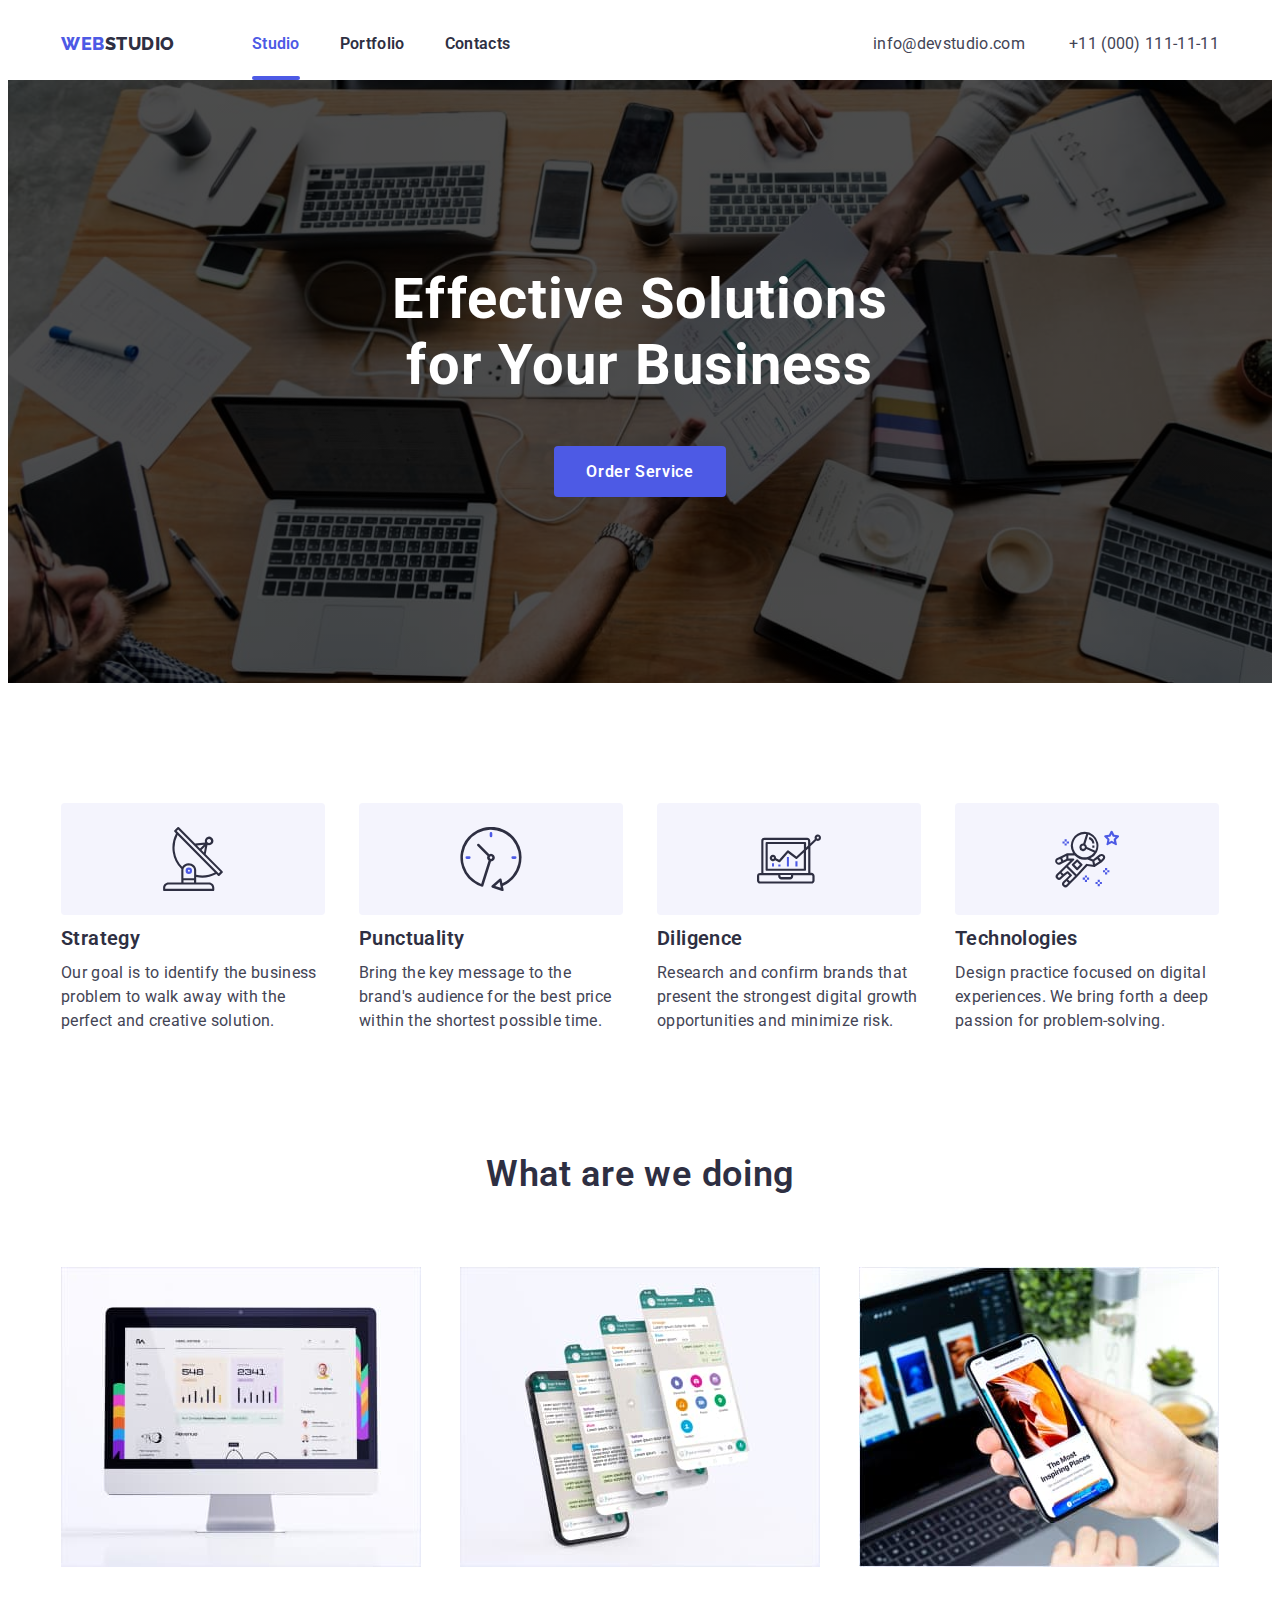
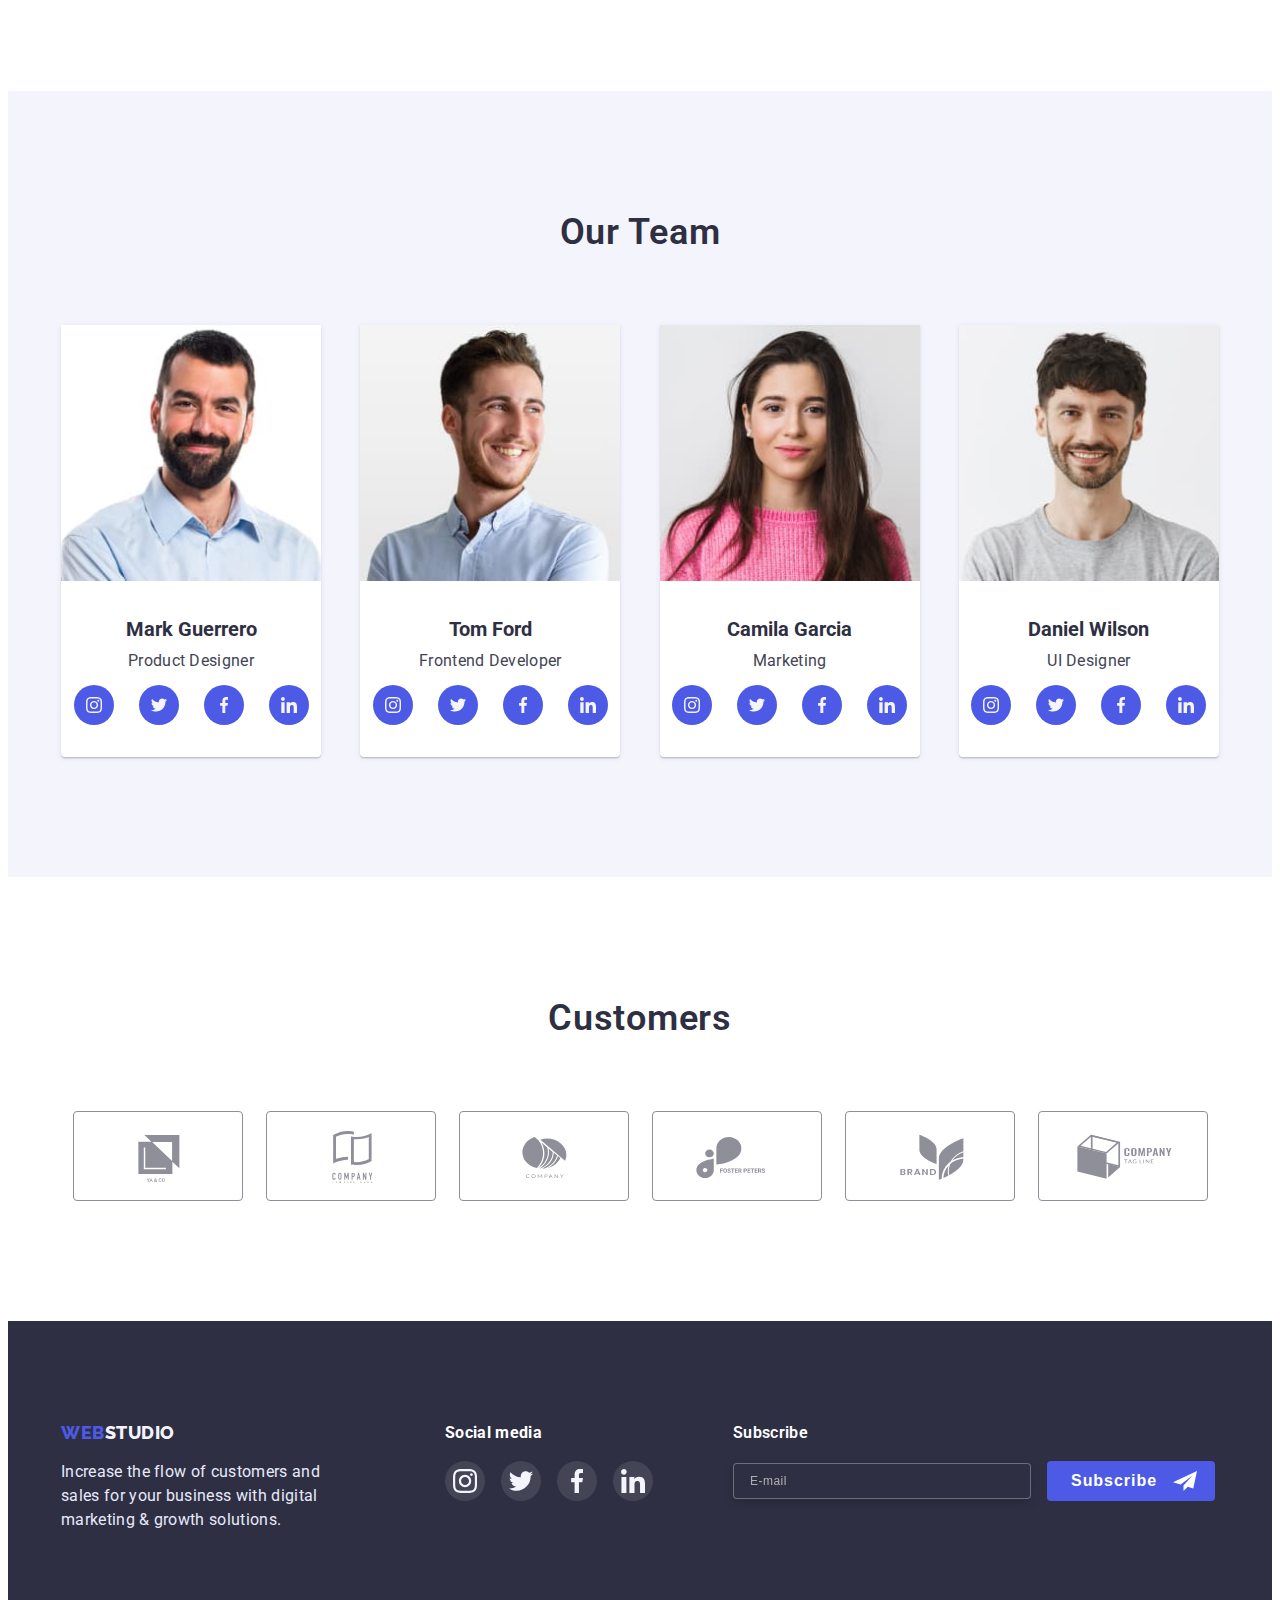
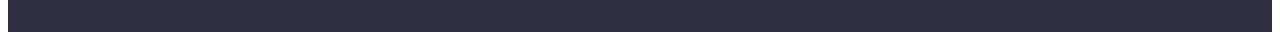
<file: index.html>
<!DOCTYPE html>
<html lang="en">
  <head>
    <meta charset="UTF-8" />
    <meta http-equiv="X-UA-Compatible" content="IE=edge" />
    <meta name="viewport" content="width=device-width, initial-scale=1.0" />
    <link
      href="https://fonts.googleapis.com/css2?family=Raleway:wght@800&family=Roboto:wght@400;500;700;900&display=swap"
      rel="stylesheet"
    />
    <link
      rel="stylesheet"
      href="https://cdnjs.cloudflare.com/ajax/libs/modern-normalize/1.1.0/modern-normalize.min.css"
      integrity="sha512-wpPYUAdjBVSE4KJnH1VR1HeZfpl1ub8YT/NKx4PuQ5NmX2tKuGu6U/JRp5y+Y8XG2tV+wKQpNHVUX03MfMFn9Q=="
      crossorigin="anonymous"
      referrerpolicy="no-referrer"
    />
    <link rel="stylesheet" href="./css/styles.css" />
    <title>Web Studio</title>
  </head>
  <body>
    <header>
      <div class="container navigaton-position">
        <nav class="nav">
          <a class="logo" href="/"
            ><span class="logo-web">WEB</span
            ><span class="logo-studio">STUDIO</span></a
          >
          <ul class="ul-none-decoration navigation">
            <li class="list list-now">
              <a class="nav-text nav-text-now" href="#">Studio</a>
            </li>
            <li class="list">
              <a class="nav-text" href="portfolio.html">Portfolio</a>
            </li>
            <li class="list"><a class="nav-text" href="#">Contacts</a></li>
          </ul>
        </nav>
        <div class="contacts-position">
          <a class="contacts" href="mailto:info@devstudio.com"
            >info@devstudio.com</a
          >
          <a class="contacts" href="tel:+11(000)1111111">+11 (000) 111-11-11</a>
        </div>
      </div>
    </header>
    <main>
      <div class="first-background background">
        <h1 class="heading">Effective Solutions for Your Business</h1>
        <button class="button" type="button" data-modal-open>
          Order Service
        </button>
      </div>
      <div class="backdrop is-hidden" data-modal>
        <div class="modal modal-animation">
          <button class="modal-exit-button" data-modal-close>&#9587;</button>
          <form class="modal-from">
            <h2 class="modal-heading">
              Leave your contacts and we will call you back
            </h2>
            <div class="form-box">
              <label class="form-info" for="name">Name</label>
              <input type="text" name="name" id="name" class="form-input" />
              <svg class="input-icon" width="18" height="24">
                <use href="./images/icons.svg#icon-input-name"></use>
              </svg>
            </div>
            <div class="form-box">
              <label class="form-info" for="tel">Phone</label>
              <input type="tel" name="tel" id="tel" class="form-input" />
              <svg class="input-icon" width="18" height="24">
                <use href="./images/icons.svg#icon-input-phone"></use>
              </svg>
            </div>
            <div class="form-box">
              <label class="form-info" for="email">Email</label>
              <input type="email" name="email" id="email" class="form-input" />
              <svg class="input-icon" width="18" height="24">
                <use href="./images/icons.svg#icon-input-mail"></use>
              </svg>
            </div>
            <div class="form-box">
              <label class="form-info" for="comment">Comment</label>
              <textarea
                class="input-textarea"
                name="comment"
                id="comment"
                rows="10"
                placeholder="Text input"
              ></textarea>
            </div>
            <div class="form-checkbox">
              <label class="checkbox-label" for="checkbox">
                <input class="checkbox" type="checkbox" name="checkbox" id="checkbox" />
                <span class="custom-checkbox"></span>
              </label>
              <p class="form-info">
                I accept the terms and conditions of the
                <a href="https://www.edu.goit.global/" target="_blank"
                  >Privacy Policy</a
                >
              </p>
            </div>
            <button class="form-button" type="submit">Send</button>
          </form>
        </div>
      </div>
      <section class="section-position section">
        <div class="container">
          <ul class="ul-none-decoration ul-benefits">
            <li class="list-benefits antenna">
              <h3 class="heading-tree">Strategy</h3>
              <p class="paragraph">
                Our goal is to identify the business problem to walk away with
                the perfect and creative solution.
              </p>
            </li>
            <li class="list-benefits clock">
              <h3 class="heading-tree">Punctuality</h3>
              <p class="paragraph">
                Bring the key message to the brand's audience for the best price
                within the shortest possible time.
              </p>
            </li>
            <li class="list-benefits diagram">
              <h3 class="heading-tree">Diligence</h3>
              <p class="paragraph">
                Research and confirm brands that present the strongest digital
                growth opportunities and minimize risk.
              </p>
            </li>
            <li class="list-benefits astronaut">
              <h3 class="heading-tree">Technologies</h3>
              <p class="paragraph">
                Design practice focused on digital experiences. We bring forth a
                deep passion for problem-solving.
              </p>
            </li>
          </ul>
        </div>
      </section>
      <section class="section-position section-padding">
        <div class="container">
          <h2 class="heading-two center">What are we doing</h2>
          <ul class="ul-none-decoration row">
            <li class="space">
              <img src="./images/screen.jpg" alt="screen" width="360" />
            </li>
            <li class="space">
              <img
                src="./images/four-smartphones.jpg"
                alt="four smartphones"
                width="360"
              />
            </li>
            <li class="space">
              <img
                src="./images/notebook-and-smartphone.jpg"
                alt="notebook and smartphone"
                width="360"
              />
            </li>
          </ul>
        </div>
      </section>
      <section class="second-background section-position">
        <div class="container section-team-padding">
          <h2 class="heading-two center">Our Team</h2>
          <ul class="ul-none-decoration row">
            <li class="team-cards">
              <img src="./images/first-man.jpg" alt="man" width="260" />
              <div class="text-padding">
                <h3>Mark Guerrero</h3>
                <p class="paragraph">Product Designer</p>
                <div>
                  <ul class="icon-contacts">
                    <li>
                      <a
                        class="icon"
                        href="https://www.instagram.com/"
                        target="_blank"
                        rel="noreferrer noopener nofollow"
                      >
                        <svg width="16" height="16">
                          <use
                            class="icon-svg"
                            href="./images/symbol-defs.svg#icon-instagram"
                          ></use>
                        </svg>
                      </a>
                    </li>
                    <li>
                      <a
                        class="icon"
                        href="https://twitter.com/"
                        target="_blank"
                        rel="noreferrer noopener nofollow"
                      >
                        <svg width="16" height="16">
                          <use
                            class="icon-svg"
                            href="./images/symbol-defs.svg#icon-twitter"
                          ></use>
                        </svg>
                      </a>
                    </li>
                    <li>
                      <a
                        class="icon"
                        href="https://www.facebook.com/"
                        target="_blank"
                        rel="noreferrer noopener nofollow"
                      >
                        <svg width="16" height="16">
                          <use
                            class="icon-svg"
                            href="./images/symbol-defs.svg#icon-facebook"
                          ></use>
                        </svg>
                      </a>
                    </li>
                    <li>
                      <a
                        class="icon"
                        href="https://www.linkedin.com/"
                        target="_blank"
                        rel="noreferrer noopener nofollow"
                      >
                        <svg width="16" height="16">
                          <use
                            class="icon-svg"
                            href="./images/symbol-defs.svg#icon-linkedin"
                          ></use>
                        </svg>
                      </a>
                    </li>
                  </ul>
                </div>
              </div>
            </li>
            <li class="team-cards">
              <img src="./images/second-man.jpg" alt="man" width="260" />
              <div class="text-padding">
                <h3>Tom Ford</h3>
                <p class="paragraph">Frontend Developer</p>
                <div>
                  <ul class="icon-contacts">
                    <li>
                      <a
                        class="icon"
                        href="https://www.instagram.com/"
                        target="_blank"
                        rel="noreferrer noopener nofollow"
                      >
                        <svg width="16" height="16">
                          <use
                            class="icon-svg"
                            href="./images/symbol-defs.svg#icon-instagram"
                          ></use>
                        </svg>
                      </a>
                    </li>
                    <li>
                      <a
                        class="icon"
                        href="https://twitter.com/"
                        target="_blank"
                        rel="noreferrer noopener nofollow"
                      >
                        <svg width="16" height="16">
                          <use
                            class="icon-svg"
                            href="./images/symbol-defs.svg#icon-twitter"
                          ></use>
                        </svg>
                      </a>
                    </li>
                    <li>
                      <a
                        class="icon"
                        href="https://www.facebook.com/"
                        target="_blank"
                        rel="noreferrer noopener nofollow"
                      >
                        <svg width="16" height="16">
                          <use
                            class="icon-svg"
                            href="./images/symbol-defs.svg#icon-facebook"
                          ></use>
                        </svg>
                      </a>
                    </li>
                    <li>
                      <a
                        class="icon"
                        href="https://www.linkedin.com/"
                        target="_blank"
                        rel="noreferrer noopener nofollow"
                      >
                        <svg width="16" height="16">
                          <use
                            class="icon-svg"
                            href="./images/symbol-defs.svg#icon-linkedin"
                          ></use>
                        </svg>
                      </a>
                    </li>
                  </ul>
                </div>
              </div>
            </li>
            <li class="team-cards">
              <img src="./images/girl.jpg" alt="girl" width="260" />
              <div class="text-padding">
                <h3>Camila Garcia</h3>
                <p class="paragraph">Marketing</p>
                <div>
                  <ul class="icon-contacts">
                    <li>
                      <a
                        class="icon"
                        href="https://www.instagram.com/"
                        target="_blank"
                        rel="noreferrer noopener nofollow"
                      >
                        <svg width="16" height="16">
                          <use
                            class="icon-svg"
                            href="./images/symbol-defs.svg#icon-instagram"
                          ></use>
                        </svg>
                      </a>
                    </li>
                    <li>
                      <a
                        class="icon"
                        href="https://twitter.com/"
                        target="_blank"
                        rel="noreferrer noopener nofollow"
                      >
                        <svg width="16" height="16">
                          <use
                            class="icon-svg"
                            href="./images/symbol-defs.svg#icon-twitter"
                          ></use>
                        </svg>
                      </a>
                    </li>
                    <li>
                      <a
                        class="icon"
                        href="https://www.facebook.com/"
                        target="_blank"
                        rel="noreferrer noopener nofollow"
                      >
                        <svg width="16" height="16">
                          <use
                            class="icon-svg"
                            href="./images/symbol-defs.svg#icon-facebook"
                          ></use>
                        </svg>
                      </a>
                    </li>
                    <li>
                      <a
                        class="icon"
                        href="https://www.linkedin.com/"
                        target="_blank"
                        rel="noreferrer noopener nofollow"
                      >
                        <svg width="16" height="16">
                          <use
                            class="icon-svg"
                            href="./images/symbol-defs.svg#icon-linkedin"
                          ></use>
                        </svg>
                      </a>
                    </li>
                  </ul>
                </div>
              </div>
            </li>
            <li class="team-cards">
              <img src="./images/third-man.jpg" alt="man" width="260" />
              <div class="text-padding">
                <h3>Daniel Wilson</h3>
                <p class="paragraph">UI Designer</p>
                <div>
                  <ul class="icon-contacts">
                    <li>
                      <a
                        class="icon"
                        href="https://www.instagram.com/"
                        target="_blank"
                        rel="noreferrer noopener nofollow"
                      >
                        <svg width="16" height="16">
                          <use
                            class="icon-svg"
                            href="./images/symbol-defs.svg#icon-instagram"
                          ></use>
                        </svg>
                      </a>
                    </li>
                    <li>
                      <a
                        class="icon"
                        href="https://twitter.com/"
                        target="_blank"
                        rel="noreferrer noopener nofollow"
                      >
                        <svg width="16" height="16">
                          <use
                            class="icon-svg"
                            href="./images/symbol-defs.svg#icon-twitter"
                          ></use>
                        </svg>
                      </a>
                    </li>
                    <li>
                      <a
                        class="icon"
                        href="https://www.facebook.com/"
                        target="_blank"
                        rel="noreferrer noopener nofollow"
                      >
                        <svg width="16" height="16">
                          <use
                            class="icon-svg"
                            href="./images/symbol-defs.svg#icon-facebook"
                          ></use>
                        </svg>
                      </a>
                    </li>
                    <li>
                      <a
                        class="icon"
                        href="https://www.linkedin.com/"
                        target="_blank"
                        rel="noreferrer noopener nofollow"
                      >
                        <svg width="16" height="16">
                          <use
                            class="icon-svg"
                            href="./images/symbol-defs.svg#icon-linkedin"
                          ></use>
                        </svg>
                      </a>
                    </li>
                  </ul>
                </div>
              </div>
            </li>
          </ul>
        </div>
      </section>
      <section class="section-castomers">
        <div class="container">
          <h2 class="heading-two">Customers</h2>
          <ul class="companys">
            <li>
              <a class="customers-svg" href="/">
                <svg class="color-company" width="104" height="56">
                  <use href="./images/symbol-defs.svg#icon-company1"></use>
                </svg>
              </a>
            </li>
            <li>
              <a class="customers-svg" href="/">
                <svg class="color-company" width="104" height="56">
                  <use href="./images/symbol-defs.svg#icon-company2"></use>
                </svg>
              </a>
            </li>
            <li>
              <a class="customers-svg" href="/">
                <svg class="color-company" width="104" height="56">
                  <use href="./images/symbol-defs.svg#icon-company3"></use>
                </svg>
              </a>
            </li>
            <li>
              <a class="customers-svg" href="/">
                <svg class="color-company" width="104" height="56">
                  <use href="./images/symbol-defs.svg#icon-company4"></use>
                </svg>
              </a>
            </li>
            <li>
              <a class="customers-svg" href="/">
                <svg class="color-company" width="104" height="56">
                  <use href="./images/symbol-defs.svg#icon-company5"></use>
                </svg>
              </a>
            </li>
            <li>
              <a class="customers-svg" href="/">
                <svg class="color-company" width="104" height="56">
                  <use href="./images/symbol-defs.svg#icon-company6"></use>
                </svg>
              </a>
            </li>
          </ul>
        </div>
      </section>
    </main>
    <footer class="footer">
      <div class="container">
        <div class="footer-contain">
          <div>
            <a href="#" class="logo footer-logo"
              ><span class="logo-web">WEB</span
              ><span class="logo-studio white">STUDIO</span></a
            >
            <p class="footer-paragraph">
              Increase the flow of customers and sales for your business with
              digital marketing & growth solutions.
            </p>
          </div>
          <div>
            <h3>Social media</h3>
            <ul class="icon-contacts">
              <li>
                <a
                  class="icon"
                  href="https://www.instagram.com/"
                  target="_blank"
                  rel="noreferrer noopener nofollow"
                >
                  <svg width="24" height="24">
                    <use
                      class="icon-svg"
                      href="./images/symbol-defs.svg#icon-instagram"
                    ></use>
                  </svg>
                </a>
              </li>
              <li>
                <a
                  class="icon"
                  href="https://twitter.com/"
                  target="_blank"
                  rel="noreferrer noopener nofollow"
                >
                  <svg width="24" height="24">
                    <use
                      class="icon-svg"
                      href="./images/symbol-defs.svg#icon-twitter"
                    ></use>
                  </svg>
                </a>
              </li>
              <li>
                <a
                  class="icon"
                  href="https://www.facebook.com/"
                  target="_blank"
                  rel="noreferrer noopener nofollow"
                >
                  <svg width="24" height="24">
                    <use
                      class="icon-svg"
                      href="./images/symbol-defs.svg#icon-facebook"
                    ></use>
                  </svg>
                </a>
              </li>
              <li>
                <a
                  class="icon"
                  href="https://www.linkedin.com/"
                  target="_blank"
                  rel="noreferrer noopener nofollow"
                >
                  <svg width="24" height="24">
                    <use
                      class="icon-svg"
                      href="./images/symbol-defs.svg#icon-linkedin"
                    ></use>
                  </svg>
                </a>
              </li>
            </ul>
          </div>
          <form>
            <div class="form-subscribe">
              <label class="form-subscribe-label" for="email-subscripe"
                >Subscribe</label
              >
              <div class="footer-input-and-button">
                <input
                  class="form-subscribe-input"
                  type="email"
                  name="email-subscripe"
                  id="email-subscripe"
                  placeholder="E-mail"
                />
                <button class="form-subscribe-button" type="submit">
                  Subscribe
                  <svg width="24" height="24">
                    <use href="./images/icons.svg#icon-telegram"></use>
                  </svg>
                </button>
              </div>
            </div>
          </form>
        </div>
      </div>
    </footer>
    <script src="./js/modal.js"></script>
  </body>
</html>
</file>
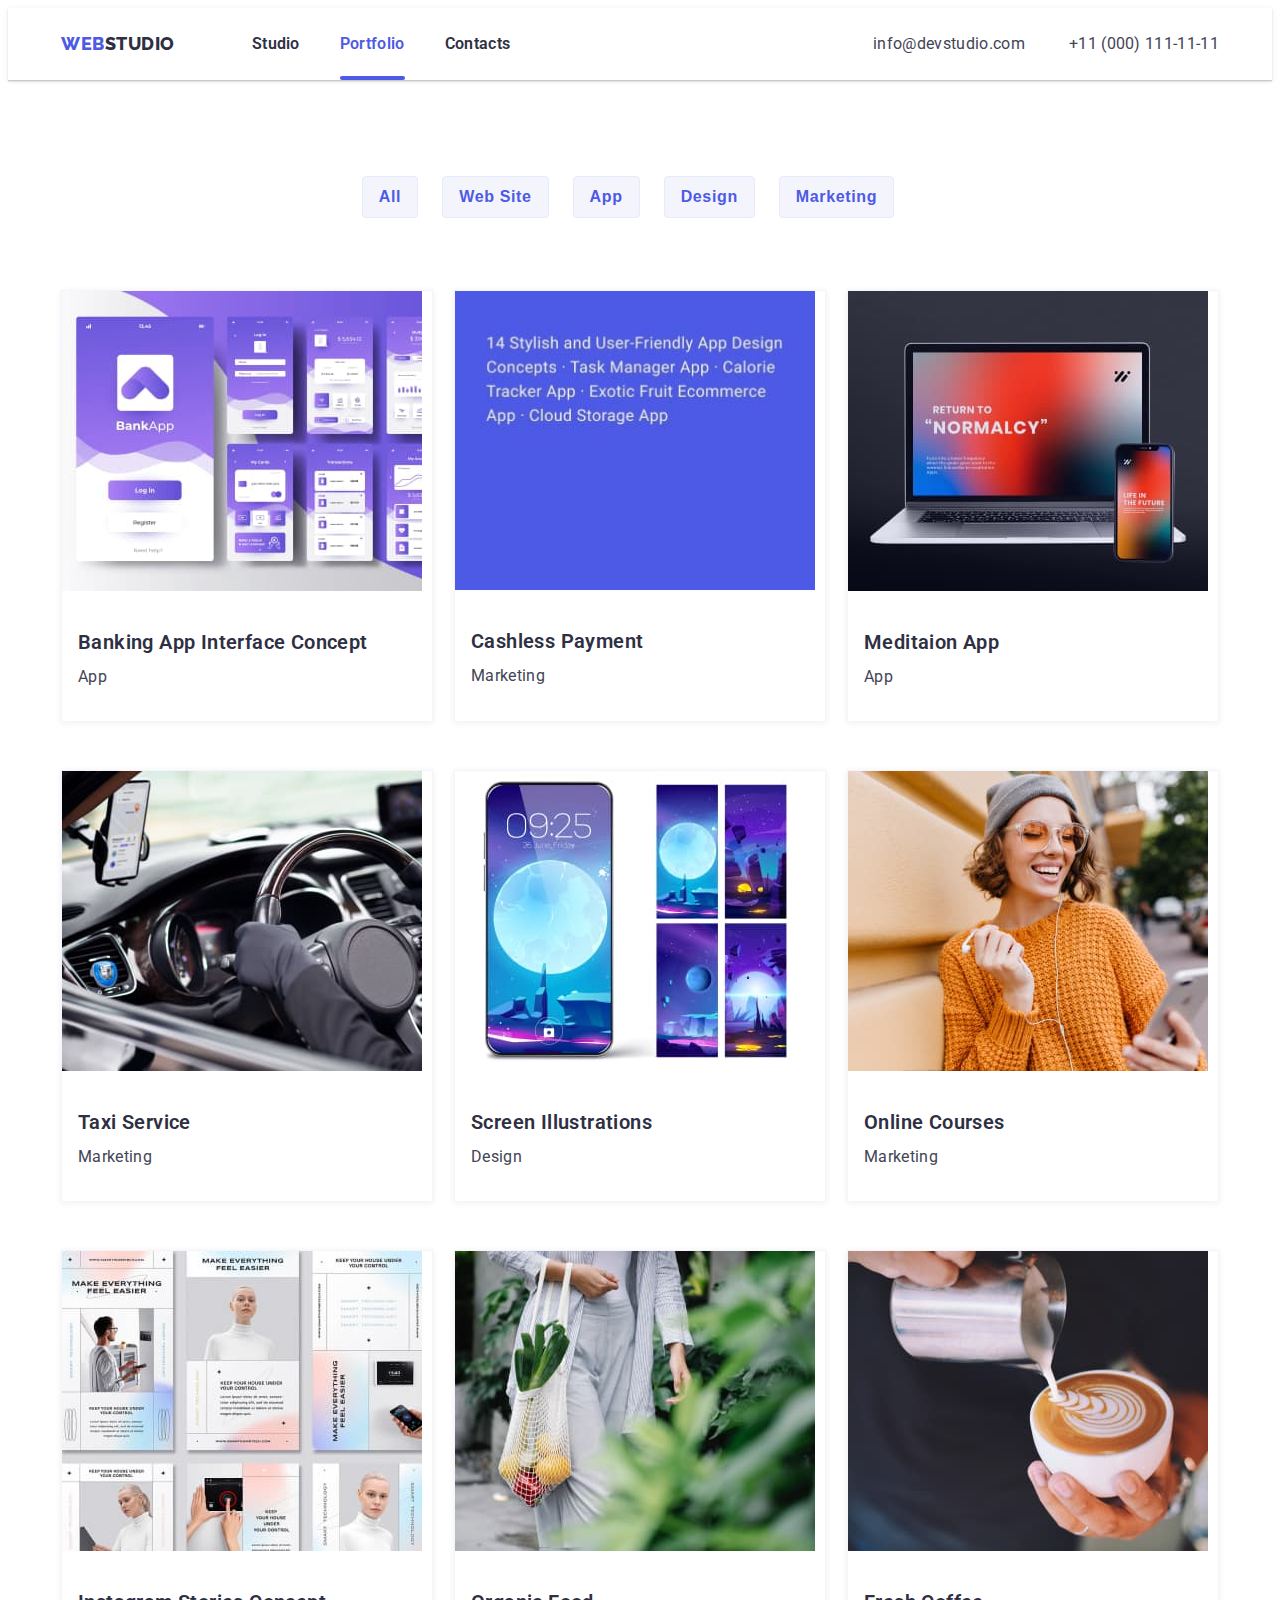
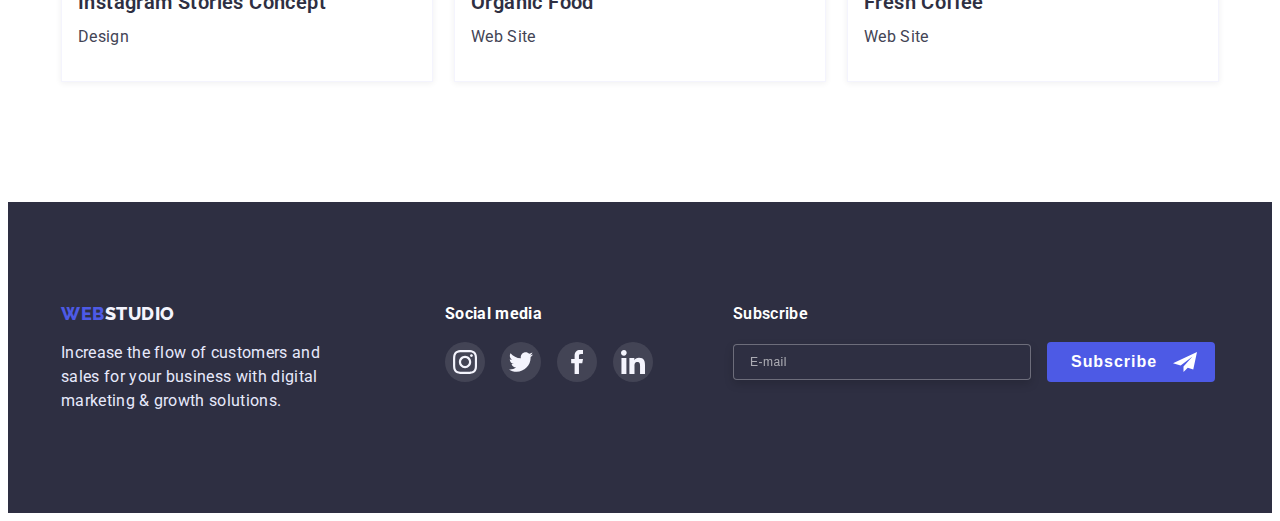
<file: portfolio.html>
<!DOCTYPE html>
<html lang="en">
  <head>
    <meta charset="UTF-8" />
    <meta http-equiv="X-UA-Compatible" content="IE=edge" />
    <meta name="viewport" content="width=device-width, initial-scale=1.0" />
    <link
      href="https://fonts.googleapis.com/css2?family=Raleway:wght@800&family=Roboto:wght@400;500;700;900&display=swap"
      rel="stylesheet"
    />
    <link
      rel="stylesheet"
      href="https://cdnjs.cloudflare.com/ajax/libs/modern-normalize/1.1.0/modern-normalize.min.css"
      integrity="sha512-wpPYUAdjBVSE4KJnH1VR1HeZfpl1ub8YT/NKx4PuQ5NmX2tKuGu6U/JRp5y+Y8XG2tV+wKQpNHVUX03MfMFn9Q=="
      crossorigin="anonymous"
      referrerpolicy="no-referrer"
    />
    <link rel="stylesheet" href="./css/styles.css" />
    <title>Web Studio</title>
  </head>
  <body>
    <header class="header-potfolio">
      <div class="container navigaton-position">
        <nav class="nav">
          <a class="logo" href="./index.html"
            ><span class="logo-web">WEB</span
            ><span class="logo-studio">STUDIO</span></a
          >
          <ul class="ul-none-decoration navigation">
            <li class="list">
              <a class="nav-text" href="./index.html">Studio</a>
            </li>
            <li class="list list-now">
              <a class="nav-text nav-text-now" href="portfolio.html"
                >Portfolio</a
              >
            </li>
            <li class="list"><a class="nav-text" href="#">Contacts</a></li>
          </ul>
        </nav>
        <div class="contacts-position">
          <a class="contacts" href="mailto:info@devstudio.com"
            >info@devstudio.com</a
          >
          <a class="contacts" href="tel:+11(000)1111111">+11 (000) 111-11-11</a>
        </div>
      </div>
    </header>
    <main>
      <section class="section-portfolio">
        <div class="portfolio-position">
          <ul class="ul-none-decoration button-position">
            <li class="list-job">
              <button class="button-portfolio" type="button">All</button>
            </li>
            <li class="list-job">
              <button class="button-portfolio" type="button">Web Site</button>
            </li>
            <li class="list-job">
              <button class="button-portfolio" type="button">App</button>
            </li>
            <li class="list-job">
              <button class="button-portfolio" type="button">Design</button>
            </li>
            <li class="list-job">
              <button class="button-portfolio" type="button">Marketing</button>
            </li>
          </ul>
        </div>
        <div class="container margin">
          <ul class="ul-none-decoration row-works">
            <li class="list-cards-job">
              <div class="list-cards-job-about">
                <img src="./images/bank-app.jpg" alt="a bank app" width="360" />
                <div class="image-about">
                  14 Stylish and User-Friendly App Design Concepts · Task
                  Manager App · Calorie Tracker App · Exotic Fruit Ecommerce App
                  · Cloud Storage App
                </div>
              </div>
              <div class="text-padding">
                <h3 class="heading-tree">Banking App Interface Concept</h3>
                <p class="paragraph">App</p>
              </div>
            </li>
            <li class="list-cards-job">
              <div class="list-cards-job-about">
                <img
                  src="./images/some-text.jpg"
                  alt="a some text"
                  width="360"
                />
                <div class="image-about">
                  14 Stylish and User-Friendly App Design Concepts · Task
                  Manager App · Calorie Tracker App · Exotic Fruit Ecommerce App
                  · Cloud Storage App
                </div>
              </div>
              <div class="text-padding">
                <h3 class="heading-tree">Cashless Payment</h3>
                <p class="paragraph">Marketing</p>
              </div>
            </li>
            <li class="list-cards-job">
              <div class="list-cards-job-about">
                <img
                  src="./images/notebook-and-smartphone-2.jpg"
                  alt="notebook and smartphone"
                  width="360"
                />
                <div class="image-about">
                  14 Stylish and User-Friendly App Design Concepts · Task
                  Manager App · Calorie Tracker App · Exotic Fruit Ecommerce App
                  · Cloud Storage App
                </div>
              </div>
              <div class="text-padding">
                <h3 class="heading-tree">Meditaion App</h3>
                <p class="paragraph">App</p>
              </div>
            </li>
            <li class="list-cards-job">
              <div class="list-cards-job-about">
                <img src="./images/car.jpg" alt="a car" width="360" />
                <div class="image-about">
                  14 Stylish and User-Friendly App Design Concepts · Task
                  Manager App · Calorie Tracker App · Exotic Fruit Ecommerce App
                  · Cloud Storage App
                </div>
              </div>
              <div class="text-padding">
                <h3 class="heading-tree">Taxi Service</h3>
                <p class="paragraph">Marketing</p>
              </div>
            </li>
            <li class="list-cards-job">
              <div class="list-cards-job-about">
                <img
                  src="./images/smartphone-with-screens.jpg"
                  alt="smartphone with 4 screens"
                  width="360"
                />
                <div class="image-about">
                  14 Stylish and User-Friendly App Design Concepts · Task
                  Manager App · Calorie Tracker App · Exotic Fruit Ecommerce App
                  · Cloud Storage App
                </div>
              </div>
              <div class="text-padding">
                <h3 class="heading-tree">Screen Illustrations</h3>
                <p class="paragraph">Design</p>
              </div>
            </li>
            <li class="list-cards-job">
              <div class="list-cards-job-about">
                <img
                  src="./images/girl-with-headphone.jpg"
                  alt="girl with headphone"
                  width="360"
                />
                <div class="image-about">
                  14 Stylish and User-Friendly App Design Concepts · Task
                  Manager App · Calorie Tracker App · Exotic Fruit Ecommerce App
                  · Cloud Storage App
                </div>
              </div>
              <div class="text-padding">
                <h3 class="heading-tree">Online Courses</h3>
                <p class="paragraph">Marketing</p>
              </div>
            </li>
            <li class="list-cards-job">
              <div class="list-cards-job-about">
                <img
                  src="./images/some-design.jpg"
                  alt="a some designs"
                  width="360"
                />
                <div class="image-about">
                  14 Stylish and User-Friendly App Design Concepts · Task
                  Manager App · Calorie Tracker App · Exotic Fruit Ecommerce App
                  · Cloud Storage App
                </div>
              </div>
              <div class="text-padding">
                <h3 class="heading-tree">Instagram Stories Concept</h3>
                <p class="paragraph">Design</p>
              </div>
            </li>
            <li class="list-cards-job">
              <div class="list-cards-job-about">
                <img src="./images/oranges.jpg" alt="oranges" width="360" />
                <div class="image-about">
                  14 Stylish and User-Friendly App Design Concepts · Task
                  Manager App · Calorie Tracker App · Exotic Fruit Ecommerce App
                  · Cloud Storage App
                </div>
              </div>
              <div class="text-padding">
                <h3 class="heading-tree">Organic Food</h3>
                <p class="paragraph">Web Site</p>
              </div>
            </li>
            <li class="list-cards-job">
              <div class="list-cards-job-about">
                <img
                  src="./images/cup-of-coffee.jpg"
                  alt="a cup of coffe"
                  width="360"
                />
                <div class="image-about">
                  14 Stylish and User-Friendly App Design Concepts · Task
                  Manager App · Calorie Tracker App · Exotic Fruit Ecommerce App
                  · Cloud Storage App
                </div>
              </div>
              <div class="text-padding">
                <h3 class="heading-tree">Fresh Coffee</h3>
                <p class="paragraph">Web Site</p>
              </div>
            </li>
          </ul>
        </div>
      </section>
    </main>
    <footer class="footer">
      <div class="container">
        <div class="footer-contain">
          <div>
            <a href="#" class="logo footer-logo"
              ><span class="logo-web">WEB</span
              ><span class="logo-studio white">STUDIO</span></a
            >
            <p class="footer-paragraph">
              Increase the flow of customers and sales for your business with
              digital marketing & growth solutions.
            </p>
          </div>
          <div>
            <h3>Social media</h3>
            <ul class="icon-contacts">
              <li>
                <a
                  class="icon"
                  href="https://www.instagram.com/"
                  target="_blank"
                  rel="noreferrer noopener nofollow"
                >
                  <svg width="24" height="24">
                    <use
                      class="icon-svg"
                      href="./images/symbol-defs.svg#icon-instagram"
                    ></use>
                  </svg>
                </a>
              </li>
              <li>
                <a
                  class="icon"
                  href="https://twitter.com/"
                  target="_blank"
                  rel="noreferrer noopener nofollow"
                >
                  <svg width="24" height="24">
                    <use
                      class="icon-svg"
                      href="./images/symbol-defs.svg#icon-twitter"
                    ></use>
                  </svg>
                </a>
              </li>
              <li>
                <a
                  class="icon"
                  href="https://www.facebook.com/"
                  target="_blank"
                  rel="noreferrer noopener nofollow"
                >
                  <svg width="24" height="24">
                    <use
                      class="icon-svg"
                      href="./images/symbol-defs.svg#icon-facebook"
                    ></use>
                  </svg>
                </a>
              </li>
              <li>
                <a
                  class="icon"
                  href="https://www.linkedin.com/"
                  target="_blank"
                  rel="noreferrer noopener nofollow"
                >
                  <svg width="24" height="24">
                    <use
                      class="icon-svg"
                      href="./images/symbol-defs.svg#icon-linkedin"
                    ></use>
                  </svg>
                </a>
              </li>
            </ul>
          </div>
          <form>
            <div class="form-subscribe">
              <label class="form-subscribe-label" for="email-subscripe"
                >Subscribe</label
              >
              <div class="footer-input-and-button">
                <input
                  class="form-subscribe-input"
                  type="email"
                  name="email-subscripe"
                  id="email-subscripe"
                  placeholder="E-mail"
                />
                <button class="form-subscribe-button" type="submit">
                  Subscribe
                  <svg width="24" height="24">
                    <use href="./images/icons.svg#icon-telegram"></use>
                  </svg>
                </button>
              </div>
            </div>
          </form>
        </div>
      </div>
    </footer>
  </body>
</html>
</file>
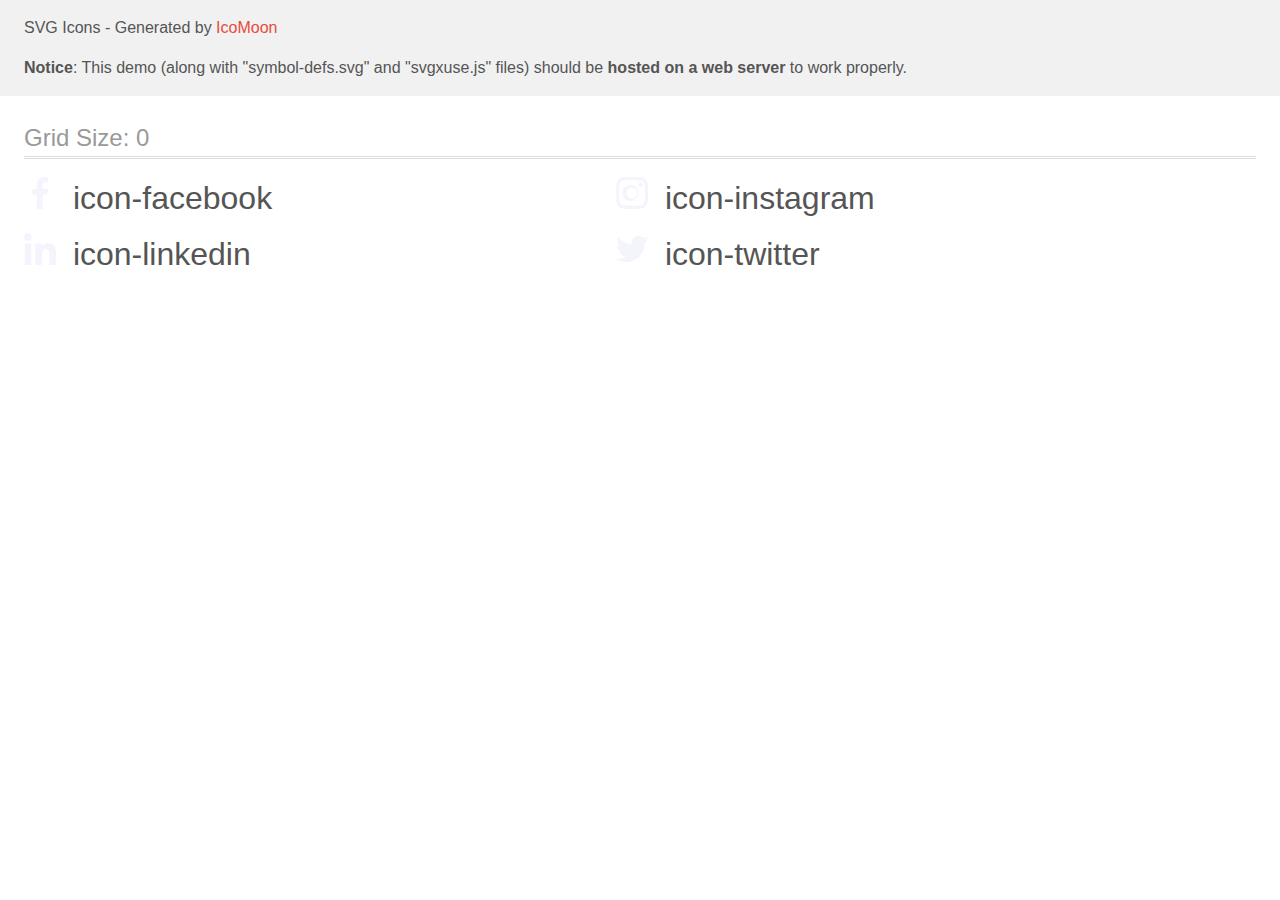
<file: images/icomoon/demo-external-svg.html>
<!doctype html>
<html>
<head>
    <title>IcoMoon - SVG Icons</title>
    <meta charset="utf-8">
    <meta name="viewport" content="width=device-width, initial-scale=1">
    <link rel="stylesheet" href="demo-files/demo.css">
    <link rel="stylesheet" href="style.css">
</head>
<body>
<header class="bgc1 clearfix">
<div class="mhl">
    <p>SVG Icons - Generated by <a href="https://icomoon.io/app">IcoMoon</a></p><p><strong>Notice</strong>: This demo (along with "symbol-defs.svg" and "svgxuse.js" files) should be <b>hosted on a web server</b> to work properly.</p>
</div>
</header>
    <div class="clearfix mhl ptl">
        <h1 class="mvm mtn fgc1">Grid Size: 0</h1>
        <div class="glyph fs1">
            <div class="clearfix pbs">
                <svg class="icon icon-facebook"><use xlink:href="symbol-defs.svg#icon-facebook"></use></svg><span class="name"> icon-facebook</span>
            </div>
        </div>
        <div class="glyph fs1">
            <div class="clearfix pbs">
                <svg class="icon icon-instagram"><use xlink:href="symbol-defs.svg#icon-instagram"></use></svg><span class="name"> icon-instagram</span>
            </div>
        </div>
        <div class="glyph fs1">
            <div class="clearfix pbs">
                <svg class="icon icon-linkedin"><use xlink:href="symbol-defs.svg#icon-linkedin"></use></svg><span class="name"> icon-linkedin</span>
            </div>
        </div>
        <div class="glyph fs1">
            <div class="clearfix pbs">
                <svg class="icon icon-twitter"><use xlink:href="symbol-defs.svg#icon-twitter"></use></svg><span class="name"> icon-twitter</span>
            </div>
        </div>
  </div>
<script defer src="svgxuse.js"></script>
</body>
</html>
</file>
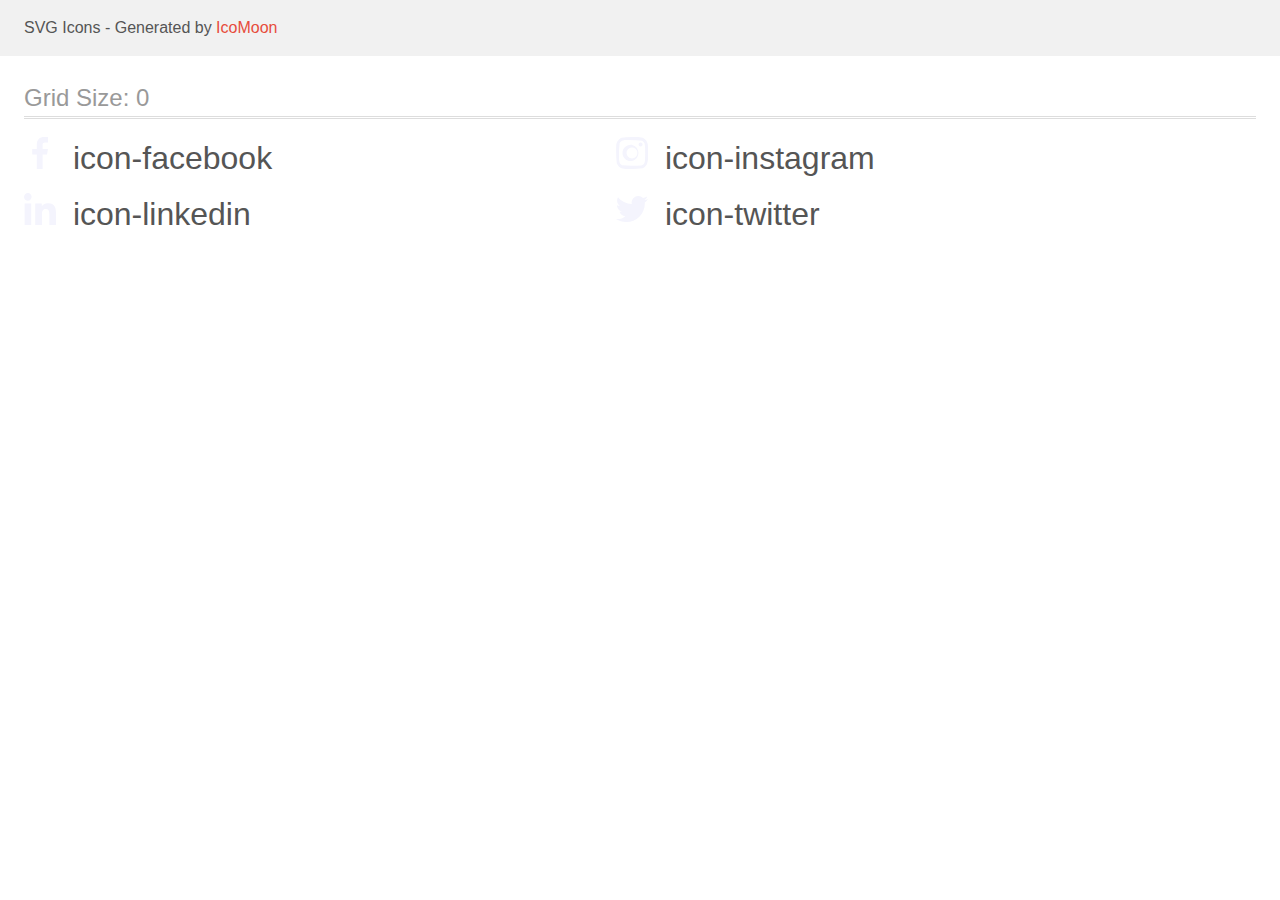
<file: images/icomoon/demo.html>
<!doctype html>
<html>
<head>
    <title>IcoMoon - SVG Icons</title>
    <meta charset="utf-8">
    <meta name="viewport" content="width=device-width, initial-scale=1">
    <link rel="stylesheet" href="demo-files/demo.css">
    <link rel="stylesheet" href="style.css">
</head>
<body>
<svg aria-hidden="true" style="position: absolute; width: 0; height: 0; overflow: hidden;" version="1.1" xmlns="http://www.w3.org/2000/svg" xmlns:xlink="http://www.w3.org/1999/xlink">
<defs>
<symbol id="icon-facebook" viewBox="0 0 32 32">
<path fill="#f4f4fd" style="fill: var(--color1, #f4f4fd)" d="M21.4 5.4h2.6v-5.4h-4c-4.2 0-7.2 2.6-7.2 7.6v4.4h-4.6v5.6h4.6v14.4h5.8v-14.4h4.4l1-5.6h-5.4v-4c0-1.6 0.4-2.6 2.8-2.6z"></path>
</symbol>
<symbol id="icon-instagram" viewBox="0 0 32 32">
<path fill="#f4f4fd" style="fill: var(--color1, #f4f4fd)" d="M32 9.4c0-1.6-0.4-2.8-0.8-4-0.4-1-1-2-2-2.8-0.722-0.749-1.586-1.357-2.549-1.78l-0.051-0.020-4-0.8c-1.008-0.033-2.193-0.052-3.382-0.052-4.8 0-9.528 0.31-14.165 0.91l0.548-0.058c-1 0.4-2 1-2.8 2-0.845 0.764-1.522 1.698-1.98 2.748l-0.020 0.052c-0.2 1-0.6 2-0.6 3.8-0.063 1.391-0.099 3.021-0.099 4.66 0 4.348 0.254 8.637 0.748 12.852l-0.049-0.512 2 3c0.8 0.8 1.8 1.4 2.8 1.8l4 0.8c0.898 0.025 1.955 0.039 3.015 0.039 4.929 0 9.787-0.305 14.555-0.897l-0.57 0.058c2.158-0.873 3.816-2.597 4.583-4.744l0.017-0.056 0.8-3.8c0.118-1.972 0.186-4.278 0.186-6.6s-0.067-4.628-0.2-6.916l0.015 0.316zM29 22.4c0 1.6-0.2 2.4-0.4 3-0.6 1.4-1.8 2.6-3.2 3-2.816 0.25-6.091 0.393-9.4 0.393s-6.584-0.143-9.821-0.422l0.421 0.029c-0.6 0-1.2-0.6-1.8-1.2-0.6-0.4-1-1-1.2-1.8l-0.6-3c-0.041-1.13-0.064-2.458-0.064-3.791 0-4.301 0.241-8.546 0.711-12.721l-0.047 0.512c0.2-0.6 0.6-1.2 1.2-1.6 0.6-0.6 1.2-1 2-1.2 0.4-0.2 1.2-0.6 2.8-0.6 1.128-0.040 2.453-0.063 3.784-0.063 4.304 0 8.551 0.241 12.729 0.71l-0.513-0.047 1.8 1.2 1.2 1.8c0 0.6 0.4 1.4 0.4 3 0.116 1.913 0.182 4.149 0.182 6.4s-0.066 4.487-0.196 6.706l0.014-0.306z"></path>
<path fill="#f4f4fd" style="fill: var(--color1, #f4f4fd)" d="M16 7.8c-0.384-0.064-0.826-0.1-1.277-0.1-4.529 0-8.2 3.671-8.2 8.2s3.671 8.2 8.2 8.2c0.451 0 0.893-0.036 1.324-0.106l-0.047 0.006c3.69-0.852 6.4-4.109 6.4-8s-2.71-7.148-6.345-7.989l-0.055-0.011zM16 21.4c-2.982 0-5.4-2.418-5.4-5.4s2.418-5.4 5.4-5.4v0c2.982 0 5.4 2.418 5.4 5.4s-2.418 5.4-5.4 5.4v0zM26.6 7.4c0 1.105-0.895 2-2 2s-2-0.895-2-2v0c0-1.105 0.895-2 2-2s2 0.895 2 2v0z"></path>
</symbol>
<symbol id="icon-linkedin" viewBox="0 0 32 32">
<path fill="#f4f4fd" style="fill: var(--color1, #f4f4fd)" d="M32 32v-11.8c0-5.6-1.2-10-8-10-3.2 0-5.4 1.6-6.2 3.4v-3h-6.6v21.4h6.8v-10.6c0-2.8 0.4-5.4 4-5.4 3.4 0 3.4 3.2 3.4 5.6v10.4h6.6zM0.6 10.6h6.6v21.4h-6.6v-21.4zM4 0c-2.4 0-4 1.8-4 4 0 2 1.8 3.8 4 3.8 2 0 3.6-2 3.6-4s-1.6-3.8-3.6-3.8z"></path>
</symbol>
<symbol id="icon-twitter" viewBox="0 0 32 32">
<path fill="#f4f4fd" style="fill: var(--color1, #f4f4fd)" d="M32 6c-1.2 0.6-2.4 1-3.8 1.2 1.4-0.8 2.4-2 3-3.8-1.4 0.8-2.8 1.4-4.2 1.6-1.203-1.248-2.888-2.023-4.755-2.023-3.645 0-6.6 2.955-6.6 6.6 0 0.504 0.057 0.995 0.164 1.467l-0.008-0.044c-5.563-0.181-10.485-2.777-13.775-6.768l-0.025-0.032c-0.568 0.954-0.903 2.104-0.903 3.333 0 2.265 1.141 4.264 2.88 5.453l0.023 0.015c-1 0-2-0.4-3-0.8 0 3.2 2.4 6 5.4 6.4-0.451 0.11-0.968 0.173-1.5 0.173s-1.049-0.063-1.545-0.182l0.045 0.009c0.774 2.684 3.139 4.642 5.983 4.799l0.017 0.001c-2.188 1.671-4.961 2.678-7.97 2.678-0.504 0-1.001-0.028-1.49-0.083l0.060 0.005c2.881 1.922 6.422 3.066 10.231 3.066 10.273 0 18.6-8.328 18.6-18.6 0-0.375-0.011-0.748-0.033-1.117l0.002 0.051c1.2-0.8 2.4-2 3.2-3.4z"></path>
</symbol>
</defs>
</svg>

<header class="bgc1 clearfix">
<div class="mhl">
    <p>SVG Icons - Generated by <a href="https://icomoon.io/app">IcoMoon</a></p>
</div>
</header>
    <div class="clearfix mhl ptl">
        <h1 class="mvm mtn fgc1">Grid Size: 0</h1>
        <div class="glyph fs1">
            <div class="clearfix pbs">
                <svg class="icon icon-facebook"><use xlink:href="#icon-facebook"></use></svg><span class="name"> icon-facebook</span>
            </div>
        </div>
        <div class="glyph fs1">
            <div class="clearfix pbs">
                <svg class="icon icon-instagram"><use xlink:href="#icon-instagram"></use></svg><span class="name"> icon-instagram</span>
            </div>
        </div>
        <div class="glyph fs1">
            <div class="clearfix pbs">
                <svg class="icon icon-linkedin"><use xlink:href="#icon-linkedin"></use></svg><span class="name"> icon-linkedin</span>
            </div>
        </div>
        <div class="glyph fs1">
            <div class="clearfix pbs">
                <svg class="icon icon-twitter"><use xlink:href="#icon-twitter"></use></svg><span class="name"> icon-twitter</span>
            </div>
        </div>
  </div>
<script defer src="svgxuse.js"></script>
</body>
</html>
</file>
<file: css/styles.css>
body {
  font-family: Roboto;
  color: var(--defoultColor);
}

ul {
  padding: 0;
  margin: 0;
  list-style: none;
}

h1,
h2,
h3,
h4,
h5,
h6,
p {
  margin: 0;
}

:root {
  --defoultTextSpacing: 0.02em;
  --lineHeight: 1.5;
  --fontWeight: 600;
  --whiteColor: #ffff;
  --defoultColor: #2e2f42;
  --irisColor: #4d5ae5;
  --cloudColor: #f4f4fd;
}

*:focus {
  outline-color: var(--irisColor);
}

/* container */

.container {
  width: 1158px;
  padding: 0 15px;
  margin: 0 auto;
}

.section {
  padding: 120px 0;
}

.section-padding {
  padding-bottom: 120px;
}

.section-position {
  display: flex;
  justify-content: center;
}

.center {
  text-align: center;
}

/* navigation */

.navigaton-position {
  display: flex;
  justify-content: space-between;
  align-items: center;
}

.nav {
  display: flex;
  align-items: center;
}

.navigation:nth-child(n) {
  display: flex;
}

.list:nth-child(n) {
  margin-right: 40px;
  position: relative;
}

.list:last-child {
  margin-right: 0;
}

.nav-text {
  display: inline-block;

  font-size: 16px;
  font-weight: var(--fontWeight);
  line-height: var(--lineHeight);
  letter-spacing: var(--defoultTextSpacing);
  text-decoration: none;

  color: var(--defoultColor);

  padding: 24px 0;

  transition: color 250ms cubic-bezier(0.4, 0, 0.2, 1);
}

.nav-text:hover {
  color: var(--irisColor);
}

/* .nav-text:hover::before {
  position: absolute;
  bottom: 0;
  content: "";

  width: 100%;
  height: 4px;
  background-color: var(--irisColor);
  border-radius: 2px;
} */

.nav-text-now {
  color: var(--irisColor);
}

.list-now::before {
  position: absolute;
  bottom: 0;
  content: "";
  width: 100%;
  height: 4px;
  background-color: var(--irisColor);
  border-radius: 2px;
}

.logo {
  display: inline-block;

  font-family: "Raleway";
  font-style: normal;
  font-weight: 800;
  font-size: 18px;
  line-height: 1.3;
  letter-spacing: 0.03em;
  text-decoration: none;
}

.nav > .logo {
  margin-right: 77px;
}

.logo-web {
  color: var(--irisColor);
}

.logo-studio {
  color: var(--defoultColor);
}

.white {
  color: #f4f4fd;
}

.contacts-position {
  margin-left: auto;
}

.contacts {
  margin-right: 40px;
  transition: color 250ms cubic-bezier(0.4, 0, 0.2, 1);
}

.contacts:last-of-type {
  margin-right: 0;
}

.contacts {
  font-size: 16px;
  font-weight: 400;
  line-height: var(--lineHeight);
  letter-spacing: var(--defoultTextSpacing);

  text-decoration: none;

  color: #434455;
}

.contacts:hover {
  color: var(--irisColor);
}

/* main */

.button {
  background-color: var(--irisColor);
  color: var(--whiteColor);
  border: none;
  border-radius: 4px;

  padding: 16px 32px;

  font-family: "Roboto";
  font-style: normal;
  font-weight: var(--fontWeight);
  font-size: 16px;
  line-height: 1.2;
  letter-spacing: 0.04em;

  cursor: pointer;
}

.button:active,
.button:focus {
  background-color: #404bbf;
}

.first-background {
  background-color: var(--defoultColor);
  height: 603px;

  display: flex;
  justify-content: center;
  align-items: center;
  flex-direction: column;
}

.background {
  background-image: linear-gradient(
      to right,
      rgba(0, 0, 0, 0.7),
      rgba(0, 0, 0, 0.7)
    ),
    url(../images/background.jpg);
  background-repeat: no-repeat;
  background-size: cover;
}

.second-background {
  background-color: #f4f4fd;
  margin-bottom: 0;
}

.heading {
  font-size: 56px;
  letter-spacing: var(--defoultTextSpacing);
  text-align: center;
  width: 496px;
  margin-bottom: 48px;
  color: var(--whiteColor);
}

.heading-two {
  font-size: 36px;
  font-weight: var(--fontWeight);
  letter-spacing: var(--defoultTextSpacing);

  color: var(--defoultColor);

  margin-bottom: 72px;
}

.heading-tree {
  font-size: 20px;
  font-weight: var(--fontWeight);
  line-height: var(--lineHeight);
  letter-spacing: var(--defoultTextSpacing);

  color: var(--defoultColor);

  margin-bottom: 8px;
}

.space {
  margin-right: 24px;
}

.space:last-of-type {
  margin: 0;
}

.footer-paragraph {
  font-size: 16px;
  font-weight: 400;
  line-height: var(--lineHeight);
  letter-spacing: var(--defoultTextSpacing);

  color: #e7e9fc;
}

.paragraph {
  font-size: 16px;
  font-weight: 400;
  line-height: var(--lineHeight);
  letter-spacing: var(--defoultTextSpacing);

  color: #434455;
}

.button-portfolio {
  font-size: 16px;
  font-weight: var(--fontWeight);
  line-height: var(--lineHeight);
  letter-spacing: 0.04em;

  padding: 8px 16px;

  background-color: #f4f4fd;
  color: var(--irisColor);
  border: 1px solid #e7e9fc;
  border-radius: 4px;

  cursor: pointer;

  transition: background-color 250ms cubic-bezier(0.4, 0, 0.2, 1),
    color 250ms cubic-bezier(0.4, 0, 0.2, 1),
    border-color 250ms cubic-bezier(0.4, 0, 0.2, 1),
    box-shadow 250ms cubic-bezier(0.4, 0, 0.2, 1);
}

.button-portfolio:hover,
.button-portfolio:focus {
  background-color: var(--irisColor);
  color: var(--whiteColor);
  border-color: var(--irisColor);
  box-shadow: 0px 4px 4px rgba(0, 0, 0, 0.15);
}

.button-portfolio:active {
  background-color: #404bbf;
  color: var(--whiteColor);
}

footer {
  background-color: var(--defoultColor);
  color: var(--whiteColor);

  padding: 100px 0;
}

.ul-benefits {
  display: flex;
  justify-content: space-between;
}

.list-benefits {
  display: flex;
  flex-direction: column;
  margin-right: 24px;
  width: 264px;
}

.list-benefits:last-of-type {
  margin-right: 0;
}

.row {
  display: flex;
  justify-content: space-between;
}

.section-team-padding {
  padding-top: 120px;
  padding-bottom: 120px;
}

.team-cards {
  box-shadow: 0px 1px 6px rgba(46, 47, 66, 0.08),
    0px 1px 1px rgba(46, 47, 66, 0.16), 0px 2px 1px rgba(46, 47, 66, 0.08);
  border-radius: 0px 0px 4px 4px;
  margin-right: 24px;

  background-color: var(--whiteColor);
}

.team-cards h3 {
  font-size: 20px;
  margin-bottom: 8px;
}

.team-cards p {
  margin-bottom: 12px;
}

.team-cards:last-of-type {
  margin-right: 0;
}

.text-padding {
  padding-top: 32px;
  padding-bottom: 32px;
}

.team-cards .text-padding {
  text-align: center;
}

.list-cards-job .text-padding {
  padding-left: 16px;
}

.footer-logo {
  margin-bottom: 16px;
}

/* .footer-content {
  flex-direction: column;
  align-items: flex-start;
} */

.footer-paragraph {
  width: 264px;
}

/* portfolio.html */

.header-potfolio {
  box-shadow: 0px 2px 1px rgba(46, 47, 66, 0.08),
    0px 1px 1px rgba(46, 47, 66, 0.16), 0px 1px 6px rgba(46, 47, 66, 0.08);
}

.section-portfolio {
  display: flex;
  justify-content: center;
  align-items: center;
  flex-direction: column;

  padding-top: 96px;
  padding-bottom: 120px;
}

.button-position {
  display: flex;
}

.list-job {
  margin-right: 24px;
}

.portfolio-position {
  margin-bottom: 72px;

  display: flex;
  justify-content: center;
}

.row-works {
  display: flex;
  justify-content: space-between;
  flex-wrap: wrap;
}

.list-cards-job {
  border: 0.5px solid #f4f4fd;
  box-shadow: 0px 1px 6px rgba(46, 47, 66, 0.08);
  width: calc((100% - 48px) / 3);

  margin-bottom: 48px;

  transition: box-shadow 250ms cubic-bezier(0.4, 0, 0.2, 1);
}

.list-cards-job:hover {
  box-shadow: 0px 1px 6px rgba(46, 47, 66, 0.08),
    0px 1px 1px rgba(46, 47, 66, 0.16), 0px 2px 1px rgba(46, 47, 66, 0.08);
}

.list-cards-job-about {
  position: relative;

  overflow: hidden;
}

.image-about {
  display: inline-block;
  position: absolute;
  top: 0px;
  left: 0px;

  width: 100%;
  height: 100%;

  font-weight: 400;
  font-size: 16px;
  line-height: var(--lineHeight);

  padding: 40px 32px;
  color: var(--cloudColor);
  transform: translateY(320px);
  background-color: rgba(77, 90, 229, 0.8);
  transition: transform 250ms cubic-bezier(0.4, 0, 0.2, 1);
}

.list-cards-job-about:hover .image-about {
  transform: translateY(0%);
}

.margin {
  margin-bottom: -48px;
}

.section-castomers {
  padding-top: 120px;
  padding-bottom: 120px;
}

.section-castomers h2 {
  text-align: center;
}

/* svg */

.list-benefits::before {
  display: block;
  content: "";
  height: 112px;
  background-repeat: no-repeat;
  background-position: center;
  background-size: 64px;
  background-color: #f4f4fd;

  border-radius: 4px;
  margin-bottom: 8px;
}

.antenna::before {
  background-image: url(../images/antenna.svg);
}
.clock::before {
  background-image: url(../images/clock.svg);
}
.diagram::before {
  background-image: url(../images/diagram.svg);
}

.astronaut::before {
  background-image: url(../images/astronaut.svg);
}

.icon {
  display: flex;
  justify-content: center;
  align-items: center;

  background-color: var(--irisColor);
  width: 40px;
  height: 40px;
  border-radius: 50%;
}

.icon:focus {
  background-color: #31d0aa;
}

.icon-svg {
  fill: var(--cloudColor);
}

.icon-contacts {
  display: flex;
  justify-content: space-around;
}

.companys {
  display: flex;
  justify-content: space-around;
}

.customers-svg {
  display: flex;
  justify-content: center;
  align-items: center;

  width: 168px;
  height: 88px;

  border: 1px solid #8e8f99;
  border-radius: 4px;

  transition: border-color 250ms cubic-bezier(0.4, 0, 0.2, 1);
}

.color-company {
  fill: #8e8f99;
  transition: fill 250ms cubic-bezier(0.4, 0, 0.2, 1);
}

.customers-svg:hover .color-company,
.customers-svg:hover {
  fill: var(--irisColor);
  border-color: var(--irisColor);
}

.customers-svg:focus .color-company {
  fill: var(--irisColor);
}

.footer-contain {
  display: flex;
}

.footer h3 {
  margin-bottom: 16px;
}

.footer-contain > div {
  margin-right: 120px;
}

.footer-contain div:nth-of-type(2) {
  margin-right: 80px;
}

.footer-contain h3 {
  font-size: 16px;
  line-height: 24px;

  letter-spacing: var(--defoultTextSpacing);
}

.footer .icon {
  background-color: #ffffff1a;

  transition: background-color 250ms cubic-bezier(0.4, 0, 0.2, 1);
}

.footer .icon:hover,
.footer .icon:focus {
  background-color: #31d0aa;
}

.footer .icon-contacts li {
  margin-right: 16px;
}

.footer .icon-contacts li:last-of-type {
  margin-right: 0px;
}

/* --- backdrop --- */

.backdrop {
  position: fixed;
  top: 0;
  left: 0;
  width: 100%;
  height: 100%;
  background-color: rgba(46, 47, 66, 0.4);
  pointer-events: all;

  opacity: 1;

  display: flex;
  justify-content: center;
  align-items: center;

  transition: opacity 250ms cubic-bezier(0.4, 0, 0.2, 1);
}

.is-hidden {
  opacity: 0;
  pointer-events: none;
}

.modal {
  position: fixed;
  /* top: 50%;
  left: 50%;
  transform: translate(-50%, -50%); */

  width: 408px;
  height: 576px;

  background-color: #fcfcfc;
  border-radius: 4px;
  box-shadow: 0px 1px 1px rgba(0, 0, 0, 0.14), 0px 1px 3px rgba(0, 0, 0, 0.12),
    0px 2px 1px rgba(0, 0, 0, 0.2);
  transition: transform 250ms cubic-bezier(0.4, 0, 0.2, 1);
}

.is-hidden .modal-animation {
  transform: scale(0.2);
}

.modal-animation {
  transform: scale(1);
}

.modal-exit-button {
  position: absolute;
  top: 0;
  right: 0;

  width: 24px;
  height: 24px;

  margin-top: 24px;
  margin-right: 24px;
  padding: 0;

  font-size: 7px;
  font-weight: 700;
  text-align: center;

  background-color: #e7e9fc;
  border: 1px solid rgba(0, 0, 0, 0.1);
  border-radius: 50%;

  pointer-events: all;
  cursor: pointer;
}

.modal-exit-button:hover {
  background: #e7e9fc;
  border: none;
  box-shadow: 0px 1px 6px rgba(46, 47, 66, 0.08),
    0px 1px 1px rgba(46, 47, 66, 0.16), 0px 2px 1px rgba(46, 47, 66, 0.08);
}

.modal-exit-button:active {
  color: #ffff;
  background-color: #4d5ae5;
}

/* --- input forms --- */

.modal-from {
  padding: 72px 24px 24px 24px;
  display: flex;
  flex-direction: column;
}

.form-info {
  font-weight: 400;
  font-size: 12px;
  line-height: 0.875;

  letter-spacing: 0.01em;

  color: #8e8f99;

  margin-bottom: 4px;
}

.form-info:last-of-type {
  color: #757575;
}

.form-checkbox .form-info {
  display: inline-flex;
  align-items: center;
  margin-bottom: 0;
  margin-left: 25px;
}

.form-input {
  padding: 12px 8px 12px 38px;

  border: 1px solid rgba(33, 33, 33, 0.2);
  border-radius: 4px;

  font-size: 12px;
}

.modal-heading {
  font-size: 16px;
  line-height: 1.5;
  letter-spacing: var(--defoultTextSpacing);
  text-align: center;
  margin-bottom: 16px;
}

.input-textarea {
  resize: none;
  width: 360px;
  height: 120px;

  padding: 8px;

  font-weight: 400;
  font-size: 12px;
  line-height: 0.875;
  letter-spacing: 0.01em;

  border: 1px solid rgba(33, 33, 33, 0.2);
  border-radius: 4px;

  margin-bottom: 16px;
}

.input-textarea::placeholder {
  color: rgba(117, 117, 117, 0.5);
}

.form-checkbox {
  display: flex;
  align-items: center;

  margin-bottom: 24px;
}

.form-checkbox a {
  position: relative;

  margin-left: 4px;
  font-family: "Roboto";
  font-style: normal;
  font-weight: 400;
  font-size: 12px;
  line-height: var(--lineHeight);
  letter-spacing: 0.04em;

  text-decoration: none;

  color: #4d5ae5;
}

.form-button {
  width: 170px;
  height: 51px;

  margin: 0 auto;

  font-style: normal;
  font-weight: 400;
  font-size: 16px;
  line-height: 1.187;
  letter-spacing: 0.04em;

  background-color: var(--irisColor);
  color: var(--whiteColor);

  border: none;
  border-radius: 4px;
  box-shadow: 0px 4px 4px rgba(0, 0, 0, 0.15);

  transition: background-color 250ms cubic-bezier(0.4, 0, 0.2, 1);

  cursor: pointer;
}

.form-button:hover {
  background-color: #404bbf;
}

.form-box {
  position: relative;

  display: flex;
  flex-direction: column;

  margin-bottom: 8px;
}

.form-box:nth-of-type(4) {
  margin-bottom: 0px;
}

/* --- custom checkbox --- */

.checkbox-label {
  position: absolute;

  width: 16px;
  height: 16px;

  cursor: pointer;
}

.checkbox {
  display: none;
}

.custom-checkbox {
  display: inline-block;
  width: 16px;
  height: 16px;
  border: 1.25px solid var(--defoultColor);
  border-radius: 2px;

  transition: background-color 250ms cubic-bezier(0.4, 0, 0.2, 1),
    border 250ms cubic-bezier(0.4, 0, 0.2, 1),
    background-size 250ms cubic-bezier(0.4, 0, 0.2, 1);
}

.checkbox:checked + .custom-checkbox {
  background-color: #404bbf;
  border: #404bbf;
  background-image: url(../images/checkbox.svg);
  background-size: contain;
  background-origin: border-box;
}

/* --- input svg --- */

.input-icon {
  position: absolute;

  top: 50%;
  left: 16px;
  transform: translateY(-4.5px);

  fill: var(--defoultColor);
}

.form-input:focus + .input-icon {
  fill: var(--irisColor);
}

/* --- footer input --- */

.form-subscribe {
  display: flex;
  flex-direction: column;
}

.form-subscribe-label {
  font-weight: 600;
  font-size: 16px;
  line-height: 1.5;
  letter-spacing: var(--defoultTextSpacing);

  margin-bottom: 16px;

  color: #ffffff;
}

.footer-input-and-button {
  display: flex;
  justify-content: center;
  align-items: center;
}

.form-subscribe-input {
  width: 264px;
  padding: 8px 16px;
  margin-right: 16px;

  font-weight: 400;
  font-size: 12px;
  line-height: 1.5;
  letter-spacing: 0.04em;

  color: rgba(255, 255, 255, 0.6);
  background-color: var(--defoultColor);
  border: 1px solid rgba(255, 255, 255, 0.3);
  filter: drop-shadow(0px 4px 4px rgba(0, 0, 0, 0.15));
  border-radius: 4px;

  transition: outline 250ms cubic-bezier(0.4, 0, 0.2, 1),
    border 250ms cubic-bezier(0.4, 0, 0.2, 1);
}

.form-subscribe-input:focus {
  outline: 1px solid var(--irisColor);
  border: 1px solid var(--irisColor);
}

.form-subscribe-input::placeholder {
  font-weight: 400;
  font-size: 12px;
  line-height: 1.5;
  letter-spacing: 0.04em;

  color: rgba(255, 255, 255, 0.6);
}

.form-subscribe-button {
  display: flex;
  align-items: center;

  width: 168px;
  height: 40px;

  padding-left: 24px;

  font-weight: 700;
  font-size: 16px;
  line-height: 1.5;
  letter-spacing: 0.06em;
  text-align: left;

  color: #ffffff;
  background: #4d5ae5;
  border: none;
  border-radius: 4px;

  transition: background-color 250ms cubic-bezier(0.4, 0, 0.2, 1);

  cursor: pointer;
}

.form-subscribe-button:hover {
  background-color: #404bbf;
}

.form-subscribe-button svg {
  margin-left: 16px;
  fill: #ffff;
}
</file>
<file: images/icomoon/demo-files/demo.css>
body {
  padding: 0;
  margin: 0;
  font-family: sans-serif;
  font-size: 1em;
  line-height: 1.5;
  color: #555;
  background: #fff;
}
h1 {
  font-size: 1.5em;
  font-weight: normal;
  box-shadow: 0 1px #ddd, 0 2px #fff, 0 3px #ddd;
}
small {
  font-size: .66666667em;
}
a {
  color: #e74c3c;
  text-decoration: none;
}
a:hover, a:focus {
  box-shadow: 0 1px #e74c3c;
}
.bshadow0, input {
  box-shadow: inset 0 -2px #e7e7e7;
}
input:hover {
  box-shadow: inset 0 -2px #ccc;
}
input, fieldset {
  font-size: 1em;
  margin: 0;
  padding: 0;
  border: 0;
}
input {
  color: inherit;
  line-height: 1.5;
  height: 1.5em;
  padding: .25em 0;
}
input:focus {
  outline: none;
  box-shadow: inset 0 -2px #449fdb;
}
.glyph {
  font-size: 16px;
  margin-right: 1.5em;
  float: left;
  width: 17em;
}
svg {
  color: #000;
}
.liga {
  width: 80%;
  width: calc(100% - 2.5em);
}
.talign-right {
  text-align: right;
}
.talign-center {
  text-align: center;
}
.bgc1 {
  background: #f1f1f1;
}
.fgc0 {
  color: #000;
}
.fgc1 {
  color: #999;
}
p {
  margin-top: 1em;
  margin-bottom: 1em;
}
.mvm {
  margin-top: .75em;
  margin-bottom: .75em;
}
.mtn {
  margin-top: 0;
}
.mtl, .mal {
  margin-top: 1.5em;
}
.mbl, .mal {
  margin-bottom: 1.5em;
}
.mal, .mhl {
  margin-left: 1.5em;
  margin-right: 1.5em;
}
.mhmm {
  margin-left: 1em;
  margin-right: 1em;
}
.ptl {
  padding-top: 1.5em;
}
.pbs, .pvs {
  padding-bottom: .25em;
}
.pvs, .pts {
  padding-top: .25em;
}
.unit {
  float: left;
}
.unitRight {
  float: right;
}
.size1of2 {
  width: 50%;
}
.size1of1 {
  width: 100%;
}
.clearfix:before, .clearfix:after {
  content: " ";
  display: table;
}
.clearfix:after {
  clear: both;
}
.hidden-true {
  display: none;
}
.textbox0 {
  width: 3em;
  background: #f1f1f1;
  padding: .25em .5em;
  line-height: 1.5;
  height: 1.5em;
}
.fs0 {
  font-size: 16px;
}
.fs1 {
  font-size: 32px;
}
.name {
  margin-left: .25em;
}
</file>
<file: images/icomoon/style.css>
.icon {
  display: inline-block;
  width: 1em;
  height: 1em;
  stroke-width: 0;
  stroke: currentColor;
  fill: currentColor;
}

/* ==========================================
Single-colored icons can be modified like so:
.icon-name {
  font-size: 32px;
  color: red;
}
========================================== */
</file>
